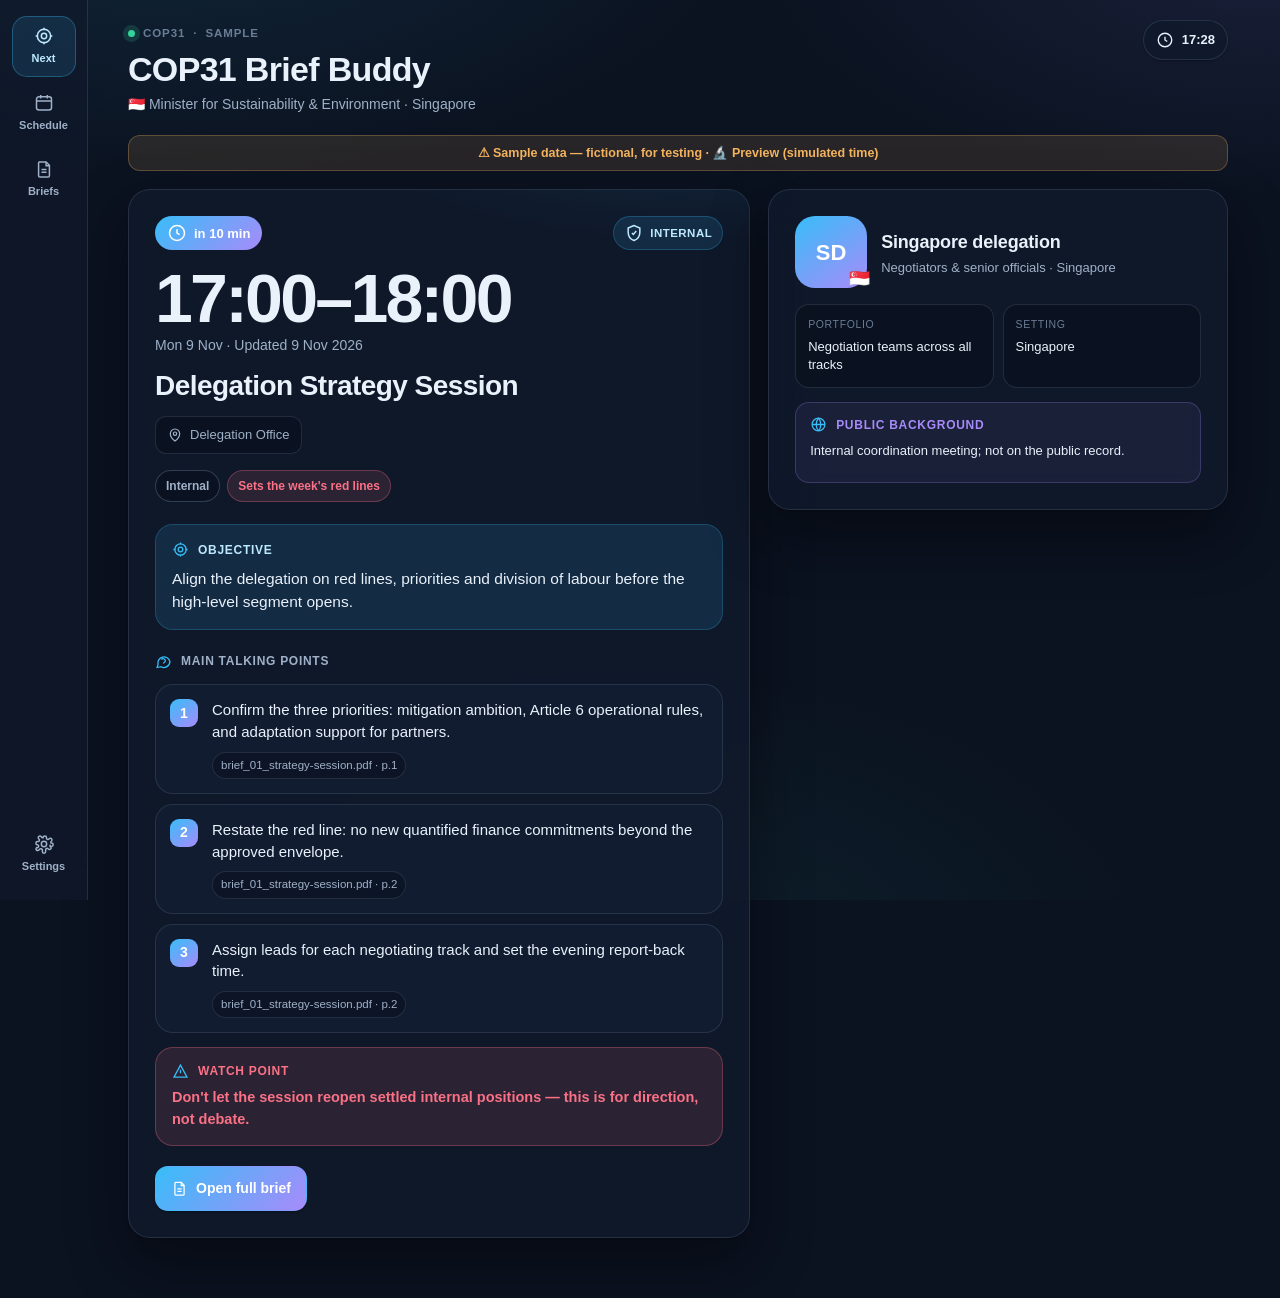
<file: index.html>
<!DOCTYPE html>
<html lang="en" data-theme="dark">
<head>
  <meta charset="UTF-8" />
  <meta name="viewport" content="width=device-width, initial-scale=1.0, viewport-fit=cover" />
  <title>COP31 Brief Buddy</title>
  <meta name="description" content="At-a-glance ministerial briefings for COP31 — next engagement, talking points, and a source-grounded ask." />
  <meta name="theme-color" content="#0b1220" />
  <link rel="manifest" href="manifest.webmanifest" />
  <link rel="icon" href="icons/icon.svg" type="image/svg+xml" />
  <link rel="apple-touch-icon" href="icons/apple-touch-icon.png" />
  <meta name="apple-mobile-web-app-capable" content="yes" />
  <meta name="apple-mobile-web-app-title" content="Brief Buddy" />
  <link rel="stylesheet" href="styles.css" />
</head>
<body>
  <div class="app">
    <!-- Desktop side nav -->
    <aside class="sidenav">
      <nav class="nav">
        <button class="nav-btn active" data-tab="next"><span data-icon="target"></span><em>Next</em></button>
        <button class="nav-btn" data-tab="schedule"><span data-icon="calendar"></span><em>Schedule</em></button>
        <button class="nav-btn" data-tab="briefs"><span data-icon="doc"></span><em>Briefs</em></button>
      </nav>
      <div class="nav-foot">
        <button class="nav-btn" data-tab="settings"><span data-icon="gear"></span><em>Settings</em></button>
      </div>
    </aside>

    <main class="main">
      <header class="topbar">
        <div class="topbar-lead">
          <div class="eyebrow"><span class="dot"></span><span id="confLabel">COP31</span> · <span id="classLabel">Sample</span></div>
          <h1 id="appTitle">COP31 Brief Buddy</h1>
          <p class="subhead" id="principalLabel"></p>
        </div>
        <div class="topbar-side">
          <span class="pill clock"><span data-icon="clock"></span><span id="liveClock">--:--</span></span>
        </div>
      </header>

      <div id="banner" class="banner" hidden></div>

      <section id="tab-next" class="pane active"><div id="next-root"></div></section>
      <section id="tab-schedule" class="pane"><div id="schedule-root"></div></section>
      <section id="tab-briefs" class="pane"><div id="briefs-root"></div></section>
      <section id="tab-settings" class="pane"><div id="settings-root"></div></section>
    </main>
  </div>

  <!-- Mobile bottom nav -->
  <nav class="mobilenav">
    <button class="nav-btn active" data-tab="next"><span data-icon="target"></span><em>Next</em></button>
    <button class="nav-btn" data-tab="schedule"><span data-icon="calendar"></span><em>Schedule</em></button>
    <button class="nav-btn" data-tab="briefs"><span data-icon="doc"></span><em>Briefs</em></button>
    <button class="nav-btn" data-tab="settings"><span data-icon="gear"></span><em>Settings</em></button>
  </nav>

  <input type="file" id="fileInput" accept="application/json,.json" hidden />
  <script src="app.js"></script>
</body>
</html>
</file>
<file: styles.css>
/* ============================================================
   COP31 Brief Buddy — professional, theme-switchable UI
   Light (daylight/corporate) + Dark (command console).
   No external fonts or dependencies.
   ============================================================ */

/* ---------- Design tokens ---------- */
/* Dark theme only. */
:root {
  --bg:        #0b1220;
  --bg-grad:   radial-gradient(1100px 520px at 12% -12%, rgba(56,189,248,.12), transparent 56%),
               radial-gradient(1000px 480px at 100% -6%, rgba(129,140,248,.12), transparent 52%),
               radial-gradient(900px 520px at 50% 108%, rgba(45,212,191,.08), transparent 60%);
  --panel:     rgba(17,26,44,.82);
  --panel-2:   rgba(20,31,54,.66);
  --inset:     rgba(3,9,20,.34);
  --line:      rgba(148,171,204,.16);
  --line-2:    rgba(148,171,204,.28);
  --text:      #e9f1fb;
  --muted:     #9fb1c8;
  --faint:     #6b7d95;
  --accent:    #38bdf8;   /* sky */
  --accent-2:  #a78bfa;
  --accent-soft:rgba(56,189,248,.12);
  --accent-ink:#bde9ff;
  --warn:      #f4b45f;
  --warn-soft: rgba(244,180,95,.12);
  --danger:    #fb7185;
  --danger-soft:rgba(251,113,133,.12);
  --ok:        #34d399;
  --ok-soft:   rgba(52,211,153,.12);
  --shadow:    0 1px 2px rgba(0,0,0,.3), 0 24px 60px rgba(0,0,0,.42);
  --shadow-sm: 0 1px 2px rgba(0,0,0,.34);
  --r-xl: 22px; --r-lg: 18px; --r-md: 14px; --r-sm: 10px;
  --safe-b: env(safe-area-inset-bottom, 0px);
  --safe-t: env(safe-area-inset-top, 0px);
  --font: -apple-system, BlinkMacSystemFont, "Segoe UI", Roboto, Helvetica, Arial, "Helvetica Neue", sans-serif;
  --nav-w: 88px;
}

* { box-sizing: border-box; -webkit-tap-highlight-color: transparent; }
[hidden] { display: none !important; }
html, body { margin: 0; padding: 0; }
body {
  font-family: var(--font);
  color: var(--text);
  background: var(--bg-grad), var(--bg);
  background-attachment: fixed;
  line-height: 1.5;
  -webkit-font-smoothing: antialiased;
  min-height: 100vh;
}
h1, h2, h3, p { margin: 0; }
button, input, select { font: inherit; color: inherit; }
button { cursor: pointer; }
svg { width: 20px; height: 20px; display: block; }
[data-icon] { display: inline-flex; }

/* ---------- App shell ---------- */
.app { display: grid; grid-template-columns: var(--nav-w) minmax(0, 1fr); min-height: 100vh; }

.sidenav {
  position: sticky; top: 0; height: 100vh; z-index: 20;
  display: flex; flex-direction: column; align-items: center; gap: 8px;
  padding: calc(16px + var(--safe-t)) 12px 16px;
  border-right: 1px solid var(--line);
  background: color-mix(in srgb, var(--panel) 82%, transparent);
  backdrop-filter: blur(20px);
}
.brand { width: 48px; height: 48px; border-radius: 15px; display: grid; place-items: center; margin-bottom: 10px; background: linear-gradient(145deg, var(--accent), var(--accent-2)); box-shadow: var(--shadow-sm); color: #fff; font-weight: 800; font-size: 18px; letter-spacing: -.01em; }
.nav { display: flex; flex-direction: column; gap: 6px; width: 100%; align-items: center; }
.nav-foot { margin-top: auto; display: flex; flex-direction: column; gap: 6px; align-items: center; width: 100%; }
.nav-btn {
  width: 64px; padding: 9px 4px; border: 1px solid transparent; border-radius: 15px;
  background: transparent; color: var(--muted);
  display: flex; flex-direction: column; align-items: center; gap: 4px;
  font-size: 11px; font-weight: 600; transition: 140ms ease;
}
.nav-btn em { font-style: normal; }
.nav-btn:hover { color: var(--text); background: color-mix(in srgb, var(--muted) 12%, transparent); }
.nav-btn.active { color: var(--accent-ink); background: var(--accent-soft); border-color: color-mix(in srgb, var(--accent) 32%, transparent); }

/* ---------- Main ---------- */
.main { min-width: 0; padding: calc(20px + var(--safe-t)) clamp(16px, 3.4vw, 40px) 60px; max-width: 1180px; }
.topbar { display: flex; justify-content: space-between; align-items: flex-start; gap: 18px; margin-bottom: 20px; }
.eyebrow {
  display: inline-flex; align-items: center; gap: 8px; font-size: 11.5px; font-weight: 700;
  letter-spacing: .08em; text-transform: uppercase; color: var(--faint);
}
.eyebrow .dot { width: 7px; height: 7px; border-radius: 50%; background: var(--ok); box-shadow: 0 0 0 5px color-mix(in srgb, var(--ok) 16%, transparent); }
h1 { margin-top: 8px; font-size: clamp(24px, 3.2vw, 34px); letter-spacing: -.02em; line-height: 1.05; }
.updated-line { font-size: 12.5px; color: var(--faint); margin-top: 8px; }
.subhead { color: var(--muted); margin-top: 6px; font-size: 14px; }
.topbar-side { display: flex; gap: 8px; align-items: center; flex: none; }
.pill {
  display: inline-flex; align-items: center; gap: 8px; padding: 9px 12px; border-radius: 999px;
  border: 1px solid var(--line); background: var(--panel); color: var(--muted); font-size: 13px; box-shadow: var(--shadow-sm);
}
.pill.clock { font-variant-numeric: tabular-nums; color: var(--text); font-weight: 600; }
.pill.icon-only { padding: 9px; }
.pill svg { width: 18px; height: 18px; }

/* ---------- Banner ---------- */
.banner {
  display: flex; align-items: center; gap: 8px; justify-content: center;
  background: var(--warn-soft); color: var(--warn); border: 1px solid color-mix(in srgb, var(--warn) 28%, transparent);
  font-size: 12.5px; font-weight: 600; padding: 8px 14px; border-radius: 12px; margin-bottom: 18px;
}

/* ---------- Panes ---------- */
.pane { display: none; }
.pane.active { display: block; animation: fade .2s ease; }
@keyframes fade { from { opacity: 0; transform: translateY(4px); } to { opacity: 1; transform: none; } }

/* ---------- Panels / cards ---------- */
.panel { background: var(--panel); border: 1px solid var(--line); border-radius: var(--r-xl); box-shadow: var(--shadow); }
[data-theme="dark"] .panel { backdrop-filter: blur(20px); }
.card-pad { padding: clamp(18px, 2.4vw, 26px); }

.grid-2 { display: grid; grid-template-columns: minmax(0, 1.15fr) minmax(300px, .85fr); gap: 18px; align-items: start; }
.rail { display: grid; gap: 16px; }

/* ---------- Next hero ---------- */
.hero { position: relative; overflow: hidden; }
.hero::before { content: ""; position: absolute; inset: 0; background: radial-gradient(600px 260px at 88% -10%, color-mix(in srgb, var(--accent) 12%, transparent), transparent 60%); pointer-events: none; }
.hero-in { position: relative; z-index: 1; }
.kicker { display: flex; align-items: center; justify-content: space-between; gap: 12px; flex-wrap: wrap; }
.count-badge {
  display: inline-flex; align-items: center; gap: 7px; font-size: 13px; font-weight: 750;
  padding: 7px 12px; border-radius: 999px; color: #fff;
  background: linear-gradient(135deg, var(--accent), var(--accent-2));
}
.type-chip {
  display: inline-flex; align-items: center; gap: 6px; font-size: 11.5px; font-weight: 700; letter-spacing: .04em;
  text-transform: uppercase; padding: 6px 10px; border-radius: 999px; color: var(--accent-ink);
  background: var(--accent-soft); border: 1px solid color-mix(in srgb, var(--accent) 24%, transparent);
}
.hero-time { margin-top: 16px; font-size: clamp(44px, 8vw, 68px); font-weight: 800; letter-spacing: -.04em; line-height: .95; font-variant-numeric: tabular-nums; }
.hero-when { color: var(--muted); font-size: 14px; margin-top: 4px; }
.hero-title { margin-top: 14px; font-size: clamp(21px, 3vw, 28px); font-weight: 750; letter-spacing: -.02em; line-height: 1.15; }
.meta-strip { margin-top: 14px; display: flex; gap: 8px; flex-wrap: wrap; }
.meta-item { display: inline-flex; align-items: center; gap: 7px; padding: 8px 11px; border-radius: 11px; border: 1px solid var(--line); background: var(--inset); color: var(--muted); font-size: 13px; }
.meta-item svg { width: 16px; height: 16px; }

.flag-row { display: flex; gap: 7px; flex-wrap: wrap; margin-top: 16px; }
.flag {
  display: inline-flex; align-items: center; gap: 6px; font-size: 12px; font-weight: 650;
  padding: 6px 10px; border-radius: 999px; border: 1px solid var(--line-2); color: var(--muted); background: var(--inset);
}
.flag.danger { color: var(--danger); border-color: color-mix(in srgb, var(--danger) 30%, transparent); background: var(--danger-soft); }
.flag.warn { color: var(--warn); border-color: color-mix(in srgb, var(--warn) 30%, transparent); background: var(--warn-soft); }

.blocktitle { display: flex; align-items: center; gap: 9px; font-size: 12px; font-weight: 800; letter-spacing: .06em; text-transform: uppercase; color: var(--muted); }
.blocktitle svg { width: 17px; height: 17px; color: var(--accent); }

.objective { margin-top: 22px; padding: 16px; border-radius: var(--r-lg); border: 1px solid color-mix(in srgb, var(--accent) 22%, transparent); background: var(--accent-soft); }
.objective .blocktitle { color: var(--accent-ink); }
.objective p { color: var(--text); font-size: 15.5px; line-height: 1.5; margin-top: 8px; }

.talk-list { display: grid; gap: 10px; margin-top: 14px; }
.talk { display: grid; grid-template-columns: 30px minmax(0,1fr); gap: 12px; padding: 14px; border-radius: var(--r-lg); border: 1px solid var(--line); background: var(--panel-2); }
.talk-n { width: 28px; height: 28px; border-radius: 9px; display: grid; place-items: center; color: #fff; font-weight: 750; font-size: 14px; background: linear-gradient(145deg, var(--accent), var(--accent-2)); }
.talk-c { color: var(--text); font-size: 15px; line-height: 1.45; }
.src-row { margin-top: 9px; display: flex; gap: 6px; flex-wrap: wrap; }
.src { font-size: 11.5px; color: var(--muted); padding: 4px 8px; border-radius: 999px; border: 1px solid var(--line); background: var(--inset); }
.src.web { color: var(--accent-2); border-color: color-mix(in srgb, var(--accent-2) 30%, transparent); background: color-mix(in srgb, var(--accent-2) 8%, transparent); }

.callout { margin-top: 14px; padding: 14px 16px; border-radius: var(--r-lg); border: 1px solid var(--line); background: var(--panel-2); }
.callout.danger { border-color: color-mix(in srgb, var(--danger) 30%, transparent); background: var(--danger-soft); }
.callout .blocktitle { color: var(--danger); }
.callout.warn { border-color: color-mix(in srgb, var(--warn) 30%, transparent); background: var(--warn-soft); }
.callout.warn .blocktitle { color: var(--warn); }
.callout p { margin-top: 7px; font-size: 14.5px; line-height: 1.5; }
.callout.danger p { color: var(--danger); font-weight: 550; }
.briefdoc { margin-top: 22px; padding: 14px 16px; border-radius: var(--r-lg); border: 1px solid var(--line); background: var(--panel-2); }
.briefdoc-sub { margin-top: 8px; font-size: 12.5px; color: var(--muted); line-height: 1.5; }
.pdf-embed:empty { display: none; }
.pdf-embed { margin-top: 14px; }
.pdf-frame { display: block; width: 100%; height: 68vh; min-height: 420px; border: 1px solid var(--line); border-radius: var(--r-lg); background: #fff; }

.btn-row { display: flex; gap: 10px; flex-wrap: wrap; margin-top: 20px; }
.btn {
  display: inline-flex; align-items: center; justify-content: center; gap: 8px; padding: 11px 15px; border-radius: 13px;
  border: 1px solid var(--line-2); background: var(--panel); color: var(--text); font-weight: 650; font-size: 14px;
  transition: 140ms ease; box-shadow: var(--shadow-sm); text-decoration: none;
}
.btn:hover { transform: translateY(-1px); border-color: color-mix(in srgb, var(--accent) 40%, var(--line-2)); }
.btn.primary { color: #fff; border-color: transparent; background: linear-gradient(135deg, var(--accent), var(--accent-2)); }
.btn.ghost { background: transparent; box-shadow: none; }
.btn svg { width: 17px; height: 17px; }
.btn.wide { width: 100%; }

/* ---------- Counterpart ---------- */
.cp-top { display: grid; grid-template-columns: 72px minmax(0,1fr); gap: 14px; align-items: center; }
.cp-photo { width: 72px; height: 72px; border-radius: 20px; overflow: hidden; border: 1px solid var(--line-2); background: var(--inset); position: relative; }
.cp-photo img { width: 100%; height: 100%; object-fit: cover; display: block; }
.cp-photo .flagbadge { position: absolute; right: -3px; bottom: -3px; font-size: 17px; filter: drop-shadow(0 1px 1px rgba(0,0,0,.35)); }
.cp-avatar { width: 72px; height: 72px; border-radius: 20px; display: grid; place-items: center; color: #fff; font-weight: 800; font-size: 22px; position: relative; }
.cp-avatar .flagbadge { position: absolute; right: -3px; bottom: -3px; font-size: 17px; }
.cp-name { font-size: 18px; font-weight: 750; letter-spacing: -.01em; }
.cp-role { color: var(--muted); font-size: 13px; margin-top: 3px; line-height: 1.35; }
.photo-note { font-size: 10.5px; color: var(--faint); margin-top: 6px; font-style: italic; }
.cp-mini { display: grid; grid-template-columns: 1fr 1fr; gap: 9px; margin-top: 16px; }
.mini { padding: 12px; border-radius: var(--r-md); border: 1px solid var(--line); background: var(--inset); }
.mini .l { color: var(--faint); font-size: 10.5px; text-transform: uppercase; letter-spacing: .06em; }
.mini .v { color: var(--text); font-size: 13px; margin-top: 5px; line-height: 1.4; }
.public-ctx { margin-top: 14px; padding: 13px 14px; border-radius: var(--r-md); border: 1px solid color-mix(in srgb, var(--accent-2) 24%, transparent); background: color-mix(in srgb, var(--accent-2) 7%, transparent); }
.public-ctx .blocktitle { color: var(--accent-2); }
.public-ctx p { font-size: 13px; line-height: 1.5; margin-top: 7px; color: var(--text); }

/* ---------- Schedule ---------- */
.section-h { display: flex; align-items: baseline; justify-content: space-between; gap: 12px; margin-bottom: 14px; }
.section-h h2 { font-size: 19px; letter-spacing: -.01em; }
.section-h .hint { color: var(--faint); font-size: 12.5px; }
.timeline { display: grid; gap: 10px; }
.tl-item {
  width: 100%; text-align: left; color: inherit; display: grid; grid-template-columns: 64px minmax(0,1fr) auto; gap: 14px; align-items: center;
  padding: 14px 16px; border: 1px solid var(--line); border-radius: var(--r-lg); background: var(--panel); box-shadow: var(--shadow-sm); transition: 140ms ease; position: relative;
}
.tl-item.linkable:hover { border-color: color-mix(in srgb, var(--accent) 40%, var(--line)); transform: translateY(-1px); }
.tl-item.now { border-color: color-mix(in srgb, var(--accent) 55%, transparent); box-shadow: 0 0 0 2px color-mix(in srgb, var(--accent) 26%, transparent), var(--shadow-sm); }
.tl-item.done { opacity: .6; }
.tl-time { font-weight: 750; font-size: 15px; font-variant-numeric: tabular-nums; }
.tl-time .e { display: block; font-size: 11.5px; color: var(--faint); font-weight: 500; }
.tl-title { font-size: 15px; font-weight: 640; line-height: 1.25; }
.tl-sub { color: var(--muted); font-size: 12.5px; margin-top: 3px; display: flex; gap: 6px; align-items: center; flex-wrap: wrap; }
.tag { font-size: 10.5px; font-weight: 700; letter-spacing: .03em; text-transform: uppercase; padding: 3px 7px; border-radius: 7px; background: var(--accent-soft); color: var(--accent-ink); white-space: nowrap; }
.tag.completed { background: var(--ok-soft); color: var(--ok); }
.tag.next { background: var(--accent-soft); color: var(--accent-ink); }
.tag.upcoming { background: color-mix(in srgb, var(--accent-2) 12%, transparent); color: var(--accent-2); }
.tl-chev { color: var(--faint); }

/* ---------- Briefs (list + detail) ---------- */
.split { display: grid; grid-template-columns: minmax(260px, .82fr) minmax(0, 1.18fr); gap: 18px; align-items: start; }
.pick-list { display: grid; gap: 10px; }
.pick {
  width: 100%; text-align: left; color: inherit; padding: 14px; border: 1px solid var(--line); border-radius: var(--r-lg);
  background: var(--panel); box-shadow: var(--shadow-sm); display: grid; gap: 6px; transition: 140ms ease;
}
.pick:hover { border-color: color-mix(in srgb, var(--accent) 36%, var(--line)); }
.pick.active { border-color: color-mix(in srgb, var(--accent) 55%, transparent); background: var(--accent-soft); }
.pick .row { display: flex; justify-content: space-between; gap: 10px; align-items: center; }
.pick .t { font-weight: 700; font-size: 14.5px; }
.pick .m { color: var(--muted); font-size: 12.5px; }

.detail-title { font-size: clamp(20px, 2.6vw, 26px); font-weight: 760; letter-spacing: -.02em; margin-top: 4px; }
.ai-tag { display: inline-flex; align-items: center; gap: 6px; font-size: 11.5px; color: var(--accent-ink); background: var(--accent-soft); border: 1px solid color-mix(in srgb, var(--accent) 24%, transparent); padding: 5px 9px; border-radius: 999px; }
.changed-head { display: flex; align-items: center; gap: 8px; flex-wrap: wrap; font-size: 12.5px; color: var(--muted); margin-top: 8px; }
.date-chip { font-variant-numeric: tabular-nums; font-weight: 650; color: var(--text); background: var(--inset); border: 1px solid var(--line); padding: 3px 8px; border-radius: 8px; }
.arrow-i { color: var(--faint); }
.change-list { margin: 10px 0 0; padding: 0; list-style: none; display: grid; gap: 8px; }
.change-list li { position: relative; padding-left: 20px; font-size: 14px; color: var(--text); line-height: 1.45; }
.change-list li::before { content: ""; position: absolute; left: 4px; top: 8px; width: 7px; height: 7px; border-radius: 3px; background: var(--accent); }

/* ---------- Ask ---------- */
.ask-wrap { display: grid; grid-template-columns: minmax(0,.92fr) minmax(0,1.08fr); gap: 18px; align-items: start; }
.field-label { font-size: 11.5px; font-weight: 700; letter-spacing: .05em; text-transform: uppercase; color: var(--faint); margin-bottom: 8px; }
.select {
  width: 100%; padding: 12px 14px; border-radius: var(--r-md); border: 1px solid var(--line-2);
  background: var(--panel); color: var(--text); font-size: 14.5px; font-weight: 600; box-shadow: var(--shadow-sm);
  appearance: none; background-image: none;
}
.explain { font-size: 12.5px; color: var(--muted); margin-top: 12px; line-height: 1.5; padding: 11px 13px; border-radius: var(--r-md); background: var(--inset); border: 1px solid var(--line); }
.explain b { color: var(--text); }
.mode-row { display: flex; gap: 8px; flex-wrap: wrap; margin-top: 16px; }
.mode {
  padding: 8px 12px; border-radius: 999px; border: 1px solid var(--line-2); color: var(--muted); background: var(--panel);
  font-size: 12.5px; font-weight: 600; transition: 120ms ease;
}
.mode:hover { color: var(--text); }
.mode.active { color: #fff; border-color: transparent; background: linear-gradient(135deg, var(--accent), var(--accent-2)); }
.ask-box { display: flex; gap: 10px; margin-top: 16px; }
.ask-input { flex: 1; min-width: 0; padding: 12px 14px; border-radius: var(--r-md); border: 1px solid var(--line-2); background: var(--panel); color: var(--text); outline: none; box-shadow: var(--shadow-sm); }
.ask-input:focus { border-color: color-mix(in srgb, var(--accent) 50%, var(--line-2)); }
.ask-send { padding: 12px 16px; border-radius: var(--r-md); border: 0; color: #fff; font-weight: 700; background: linear-gradient(135deg, var(--accent), var(--accent-2)); }
.brief-select { margin-bottom: 16px; }
.ask-block { margin-top: 4px; }
.chip-row { display: flex; gap: 8px; flex-wrap: wrap; margin-top: 12px; }
.suggest { padding: 8px 12px; border-radius: 999px; border: 1px solid var(--line-2); color: var(--muted); background: var(--panel); font-size: 12.5px; font-weight: 600; transition: 120ms ease; }
.suggest:hover { color: var(--text); border-color: color-mix(in srgb, var(--accent) 40%, var(--line-2)); }

/* ---------- Week calendar ---------- */
.wk-legend { font-weight: 500; color: var(--faint); text-transform: none; letter-spacing: 0; margin-left: 6px; }
.week-strip { display: flex; gap: 8px; overflow-x: auto; padding: 2px 2px 14px; -webkit-overflow-scrolling: touch; }
.day-chip { flex: 0 0 auto; min-width: 62px; display: flex; flex-direction: column; align-items: center; gap: 1px; padding: 10px; border: 1px solid var(--line); border-radius: 16px; background: var(--panel); color: var(--muted); box-shadow: var(--shadow-sm); transition: 140ms ease; }
.day-chip:hover { border-color: color-mix(in srgb, var(--accent) 36%, var(--line)); }
.day-chip.today { border-color: color-mix(in srgb, var(--accent) 45%, var(--line)); }
.day-chip.sel { background: linear-gradient(145deg, var(--accent), var(--accent-2)); color: #fff; border-color: transparent; }
.dc-dow { font-size: 11px; font-weight: 700; letter-spacing: .04em; text-transform: uppercase; opacity: .85; }
.dc-num { font-size: 20px; font-weight: 800; line-height: 1.05; }
.dc-mon { font-size: 10.5px; opacity: .8; }
.dc-meta { font-size: 10px; margin-top: 3px; opacity: .8; white-space: nowrap; }
.dc-meta b { color: var(--accent); }
.day-chip.sel .dc-meta b { color: #fff; }
.empty-day { color: var(--faint); font-size: 14px; padding: 20px 4px; }

/* ---------- Anticipated questions (enriched) ---------- */
.aq-intro { font-size: 12.5px; color: var(--muted); line-height: 1.5; margin-top: 10px; }
.aq-list { display: grid; gap: 12px; margin-top: 14px; }
.aq { padding: 15px; border-radius: var(--r-lg); border: 1px solid var(--line); background: var(--panel-2); }
.aq-q { font-size: 15.5px; font-weight: 700; color: var(--text); }
.aq-why { font-size: 13.5px; color: var(--muted); line-height: 1.5; margin-top: 8px; display: flex; gap: 8px; align-items: flex-start; }
.aq-consider { margin-top: 12px; border-top: 1px dashed var(--line); padding-top: 11px; }
.aq-clabel { font-size: 11px; font-weight: 800; letter-spacing: .05em; text-transform: uppercase; color: var(--faint); margin-bottom: 8px; }
.aq-c { display: flex; gap: 8px; align-items: flex-start; font-size: 14px; color: var(--text); line-height: 1.45; margin-bottom: 8px; }
.aq-c:last-child { margin-bottom: 0; }
.aq-c .src-tag, .aq-why .src-tag { flex: none; margin-top: 1px; }

/* Source tags: INTERNAL (cleared) vs PUBLIC (indicative) */
.src-tag { display: inline-block; font-size: 10px; font-weight: 800; letter-spacing: .04em; padding: 2px 7px; border-radius: 6px; white-space: nowrap; }
.src-tag.int { color: var(--ok); background: var(--ok-soft); border: 1px solid color-mix(in srgb, var(--ok) 30%, transparent); }
.src-tag.pub { color: var(--accent-2); background: color-mix(in srgb, var(--accent-2) 12%, transparent); border: 1px solid color-mix(in srgb, var(--accent-2) 30%, transparent); }
.src-tag.both { color: var(--warn); background: var(--warn-soft); border: 1px solid color-mix(in srgb, var(--warn) 30%, transparent); }

/* Ask answer variants */
.answer.public { border-color: color-mix(in srgb, var(--accent-2) 30%, transparent); background: color-mix(in srgb, var(--accent-2) 8%, transparent); }
.answer.none { border-color: var(--line-2); background: var(--panel-2); }
.answer {
  margin-top: 16px; border-radius: var(--r-lg); border: 1px solid color-mix(in srgb, var(--accent) 22%, transparent);
  background: var(--accent-soft); padding: 18px; min-height: 200px;
}
.answer.unsupported { border-color: color-mix(in srgb, var(--warn) 34%, transparent); background: var(--warn-soft); }
.answer .atag { display: inline-flex; align-items: center; gap: 7px; font-size: 12px; font-weight: 650; color: var(--accent-ink); border: 1px solid color-mix(in srgb, var(--accent) 26%, transparent); background: var(--panel); padding: 6px 10px; border-radius: 999px; margin-bottom: 12px; }
.answer.unsupported .atag { color: var(--warn); border-color: color-mix(in srgb, var(--warn) 34%, transparent); }
.answer p { color: var(--text); line-height: 1.55; margin-top: 8px; }
.answer ul { margin: 10px 0 0; padding-left: 18px; }
.answer li { color: var(--text); line-height: 1.5; margin-bottom: 8px; }
.answer .basis { color: var(--muted); font-size: 12.5px; }
.qa-list { display: grid; gap: 10px; margin-top: 12px; }
.qa { padding: 13px; border-radius: var(--r-md); border: 1px solid var(--line); background: var(--panel); }
.qa strong { display: block; font-size: 14px; color: var(--text); margin-bottom: 5px; }
.qa span { color: var(--muted); font-size: 12.5px; line-height: 1.45; }

/* ---------- Settings ---------- */
.set-grid { display: grid; gap: 14px; grid-template-columns: 1fr 1fr; }
.set-card { padding: 18px; }
.set-card h3 { font-size: 15px; margin-bottom: 4px; }
.set-card p { color: var(--muted); font-size: 13px; margin-bottom: 12px; line-height: 1.45; }
.seg { display: inline-flex; padding: 4px; border-radius: 12px; background: var(--inset); border: 1px solid var(--line); gap: 4px; }
.seg button { padding: 8px 14px; border-radius: 9px; border: 0; background: transparent; color: var(--muted); font-weight: 650; font-size: 13.5px; }
.seg button.on { background: var(--panel); color: var(--text); box-shadow: var(--shadow-sm); }
.kv { font-size: 13px; color: var(--muted); } .kv b { color: var(--text); }
.input-inline { width: 100%; padding: 11px 12px; border: 1px solid var(--line-2); border-radius: var(--r-md); background: var(--panel); color: var(--text); font-size: 14px; }
.hintline { font-size: 12px; color: var(--faint); text-align: center; margin-top: 14px; }

/* ---------- Mobile nav ---------- */
.mobilenav { display: none; }

/* ---------- Responsive ---------- */
@media (max-width: 900px) {
  .app { grid-template-columns: 1fr; }
  .sidenav { display: none; }
  .main { padding: calc(16px + var(--safe-t)) 16px calc(90px + var(--safe-b)); max-width: 640px; margin: 0 auto; }
  .grid-2, .split, .ask-wrap, .set-grid { grid-template-columns: 1fr; }
  .topbar-side .pill.clock { display: none; }
  .mobilenav {
    position: fixed; left: 10px; right: 10px; bottom: calc(8px + var(--safe-b)); z-index: 40;
    display: grid; grid-template-columns: repeat(4, 1fr); gap: 4px; padding: 7px;
    border: 1px solid var(--line); border-radius: 20px; background: color-mix(in srgb, var(--panel) 92%, transparent);
    backdrop-filter: blur(20px); box-shadow: var(--shadow);
  }
  .mobilenav .nav-btn { width: 100%; padding: 7px 2px; border-radius: 13px; }
}
@media (max-width: 380px) { .hero-time { font-size: 42px; } }
</file>
